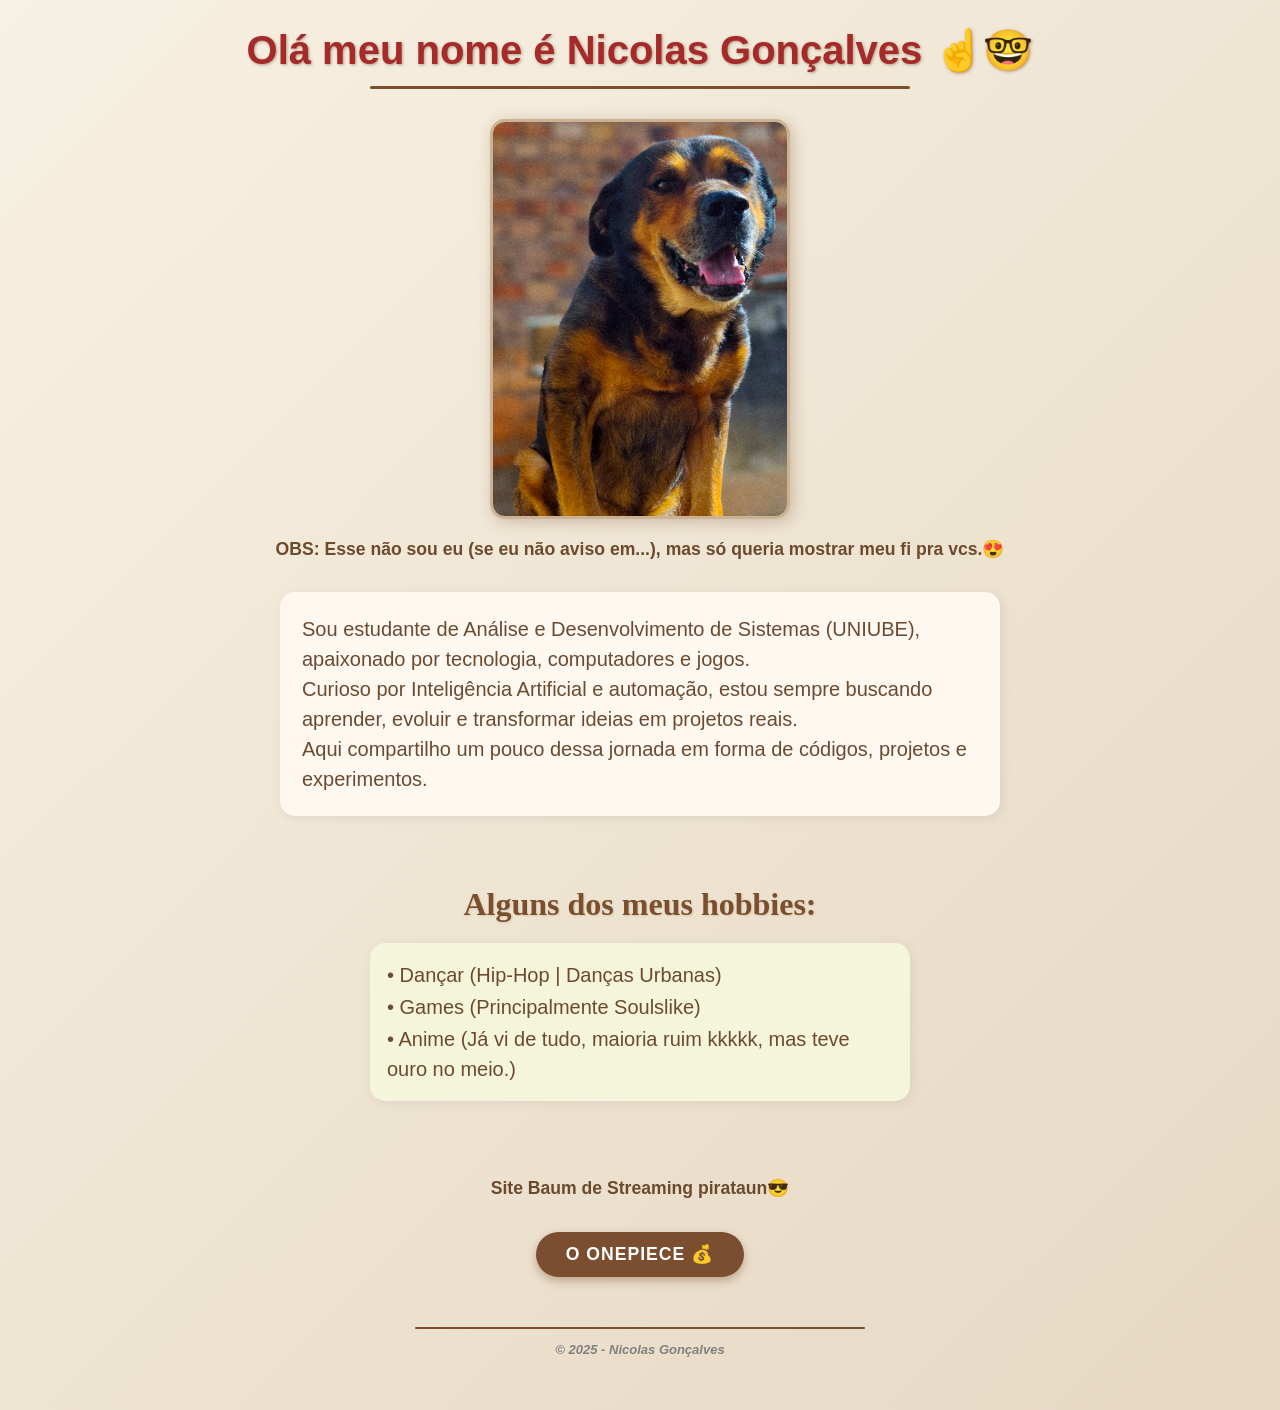
<file: Aulas/Exercicio1-VensionEdition.html>
<!DOCTYPE html> 
<html lang="pt-BR">
<head>
  <meta charset="UTF-8">
  <title>Sobre mim</title>
  <link rel="stylesheet" href="style.css">
</head>

<body bgcolor="antiquewhite">

    <header>
        <center>
            <h1><font color="brown">Olá meu nome é Nicolas Gonçalves ☝🤓</font></h1>
            <hr width="60%" color="brown">
        </center>
    </header>

    <center>
        <img src="MEUFI.jpg" width="300" height="400" alt="Esse não sou eu, mas só queria mostrar meu fi pra vcs." border="2">
        <p><b>OBS:</b> Esse não sou eu (se eu não aviso em...), mas só queria mostrar meu fi pra vcs.😍</p>
    </center>

    <section>
        <center>
            <table border="0" width="80%" cellpadding="10" bgcolor="#fff8f0">
                <tr>
                    <td>
                        <h3>Sou estudante de Análise e Desenvolvimento de Sistemas (UNIUBE), apaixonado por tecnologia, computadores e jogos.<br>
                        Curioso por Inteligência Artificial e automação, estou sempre buscando aprender, evoluir e transformar ideias em projetos reais.<br>
                        Aqui compartilho um pouco dessa jornada em forma de códigos, projetos e experimentos.</h3>
                    </td>
                </tr>
            </table>
        </center>
    </section>

    <br>

    <section>
        <center>
            <h2>Alguns dos meus hobbies:</h2>
            <table border="0" width="60%" cellpadding="5" bgcolor="#f5f5dc">
                <tr><td><h3>• Dançar (Hip-Hop | Danças Urbanas)</h3></td></tr>
                <tr><td><h3>• Games (Principalmente Soulslike)</h3></td></tr>
                <tr><td><h3>• Anime (Já vi de tudo, maioria ruim kkkkk, mas teve ouro no meio.)</h3></td></tr>
            </table>
        </center>
    </section>

    <br>

    <center>
        <p>Site Baum de Streaming pirataun😎</p>
        <a href="https://redecanais.gd/" target="_blank">
            <button>O ONEPIECE 💰</button>
        </a>
    </center>

    <footer>
        <center>
            <hr width="50%" color="brown">
            <p><font size="2" color="gray">© 2025 - Nicolas Gonçalves</font></p>
        </center>
    </footer>

</body>
</html>
</file>
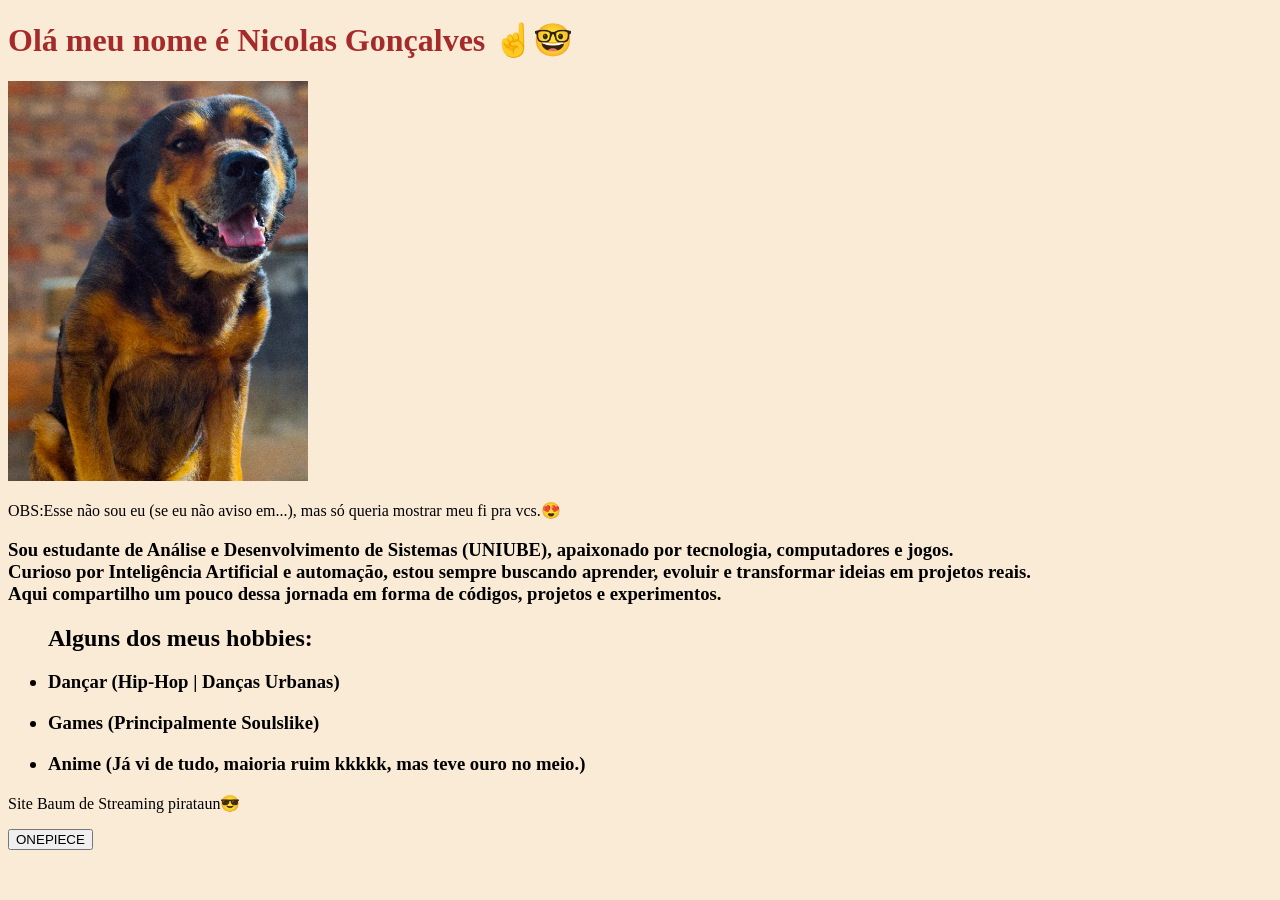
<file: Aulas/Exercicio1.html>
<!DOCTYPE html> 
<html lang="pt-BR">
<head>
        <meta charset="UTF-8">
    <title>Sobre mim</title>
</head>
<body style="background-color: antiquewhite;" >

    <h1 style="color: brown;">Olá meu nome é Nicolas Gonçalves ☝🤓</h1>

    <img src="MEUFI.jpg" width="300" height="400" alt="Esse não sou eu, mas só queria mostrar meu fi pra vcs.">
    <p>OBS:Esse não sou eu (se eu não aviso em...), mas só queria mostrar meu fi pra vcs.😍</p>

    <h3><p>Sou estudante de Análise e Desenvolvimento de Sistemas (UNIUBE), apaixonado por tecnologia, computadores e jogos.<br>
    Curioso por Inteligência Artificial e automação, estou sempre buscando aprender, evoluir e transformar ideias em projetos reais.<br>
    Aqui compartilho um pouco dessa jornada em forma de códigos, projetos e experimentos.</p></h3>

    <ul>
        <h2>Alguns dos meus hobbies:</h2>
        <h3><li>Dançar (Hip-Hop | Danças Urbanas)</li></h3>
        <h3><li>Games (Principalmente Soulslike)</li></h3>
        <h3><li>Anime (Já vi de tudo, maioria ruim kkkkk, mas teve ouro no meio.)</li></h3>
    </ul>
    <p>Site Baum de Streaming pirataun😎</p>
    <a href="https://redecanais.gd/" target="_blank"><button>ONEPIECE</button></a>
</body>
</html>
</file>
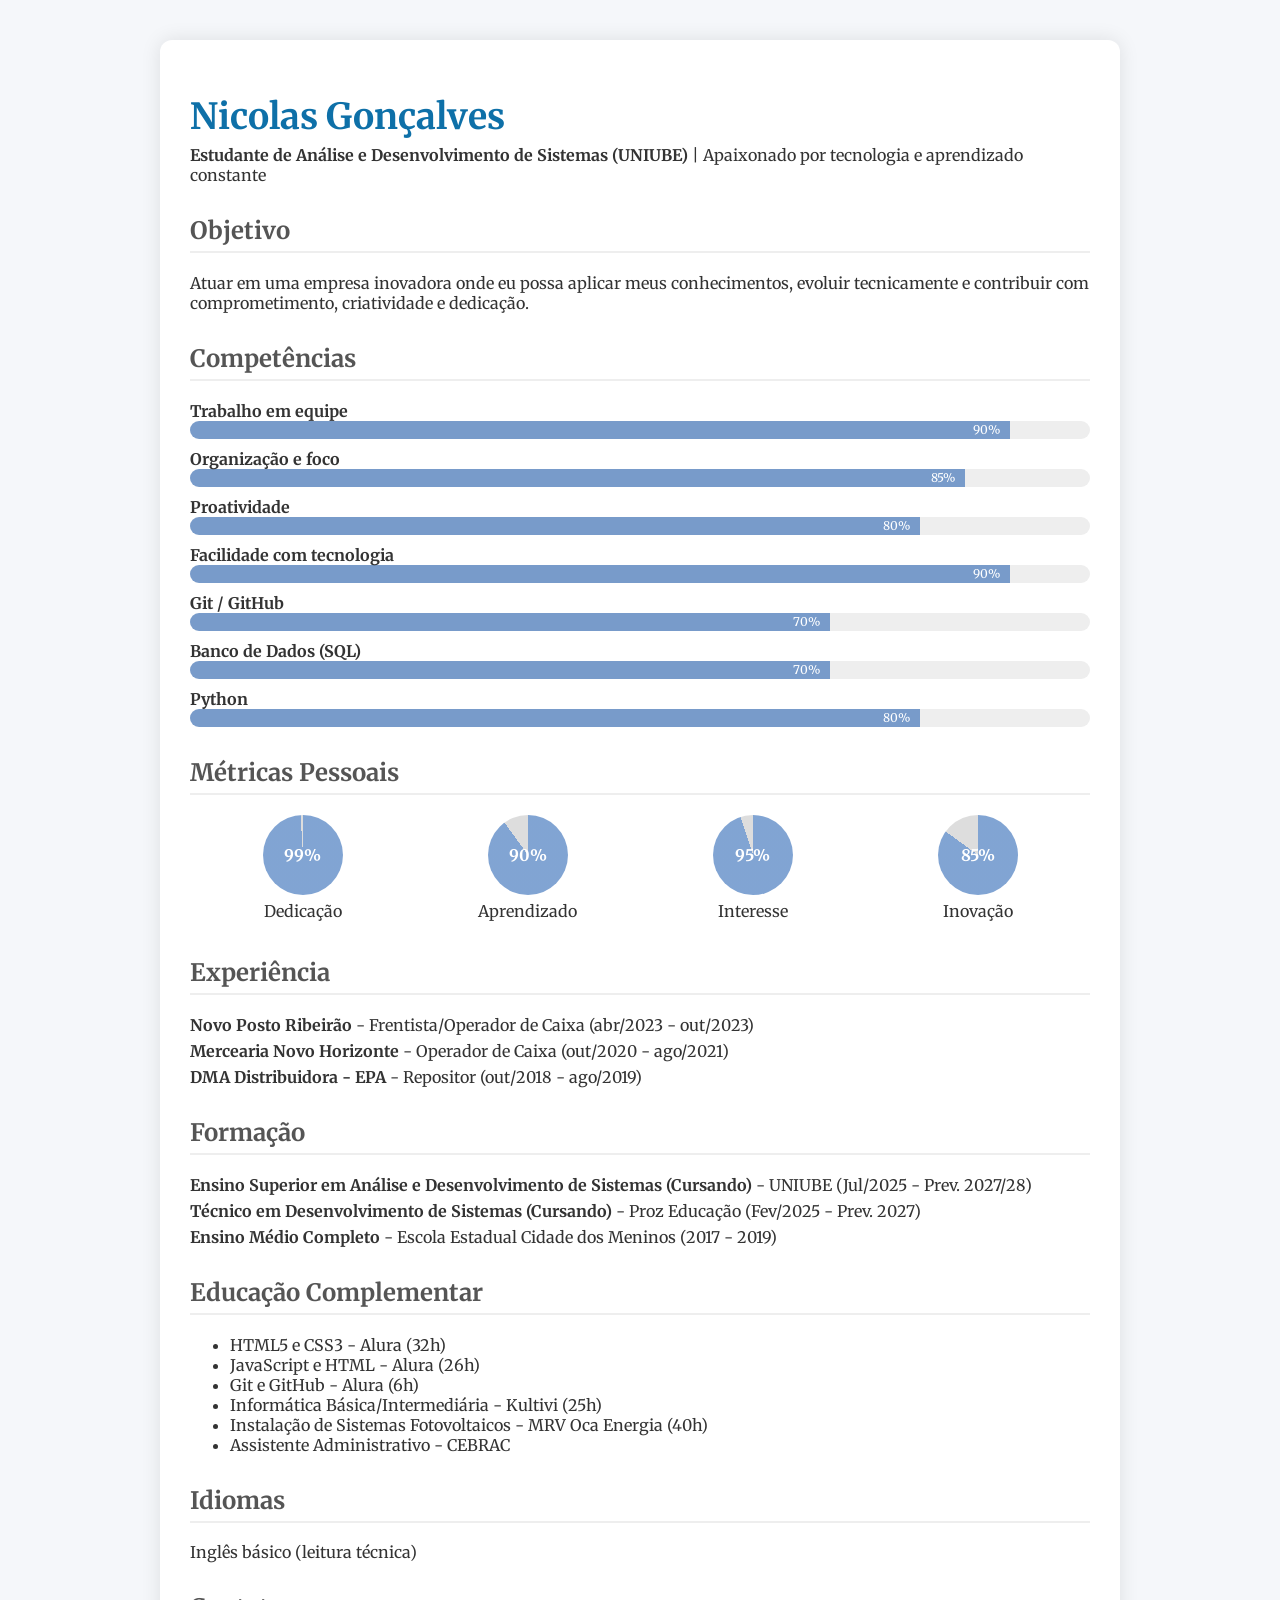
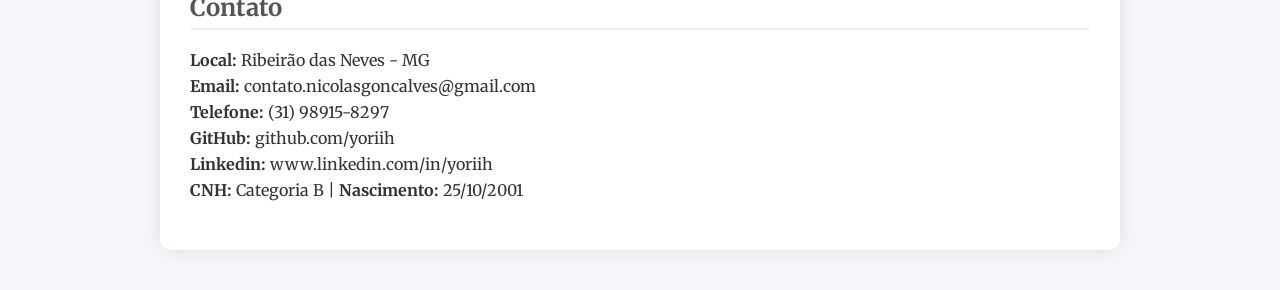
<file: Aulas/Nicolas Gonçalves - Curriculo.html>
<!DOCTYPE html>
<html lang="pt-br">
<head>
  <meta charset="UTF-8" />
  <link href="https://fonts.googleapis.com/css2?family=Merriweather&display=swap" rel="stylesheet">
  <title>Nicolas Gonçalves - Currículo</title>
  <style>
    body {
      font-family: 'Merriweather', serif;;
      background: #f5f7fa;
      color: #333;
      margin: 0;
      padding: 40px;
    }

    .container {
      max-width: 900px;
      margin: auto;
      background: #fff;
      padding: 30px;
      box-shadow: 0 0 20px rgba(0, 0, 0, 0.1);
      border-radius: 12px;
    }

    h1 {
      color: #0e70a8;
      font-size: 36px;
      margin-bottom: 5px;
    }

    h2 {
      color: #555;
      margin-top: 30px;
      border-bottom: 2px solid #eee;
      padding-bottom: 5px;
    }

    p {
      margin: 6px 0;
    }

    .section {
      margin-bottom: 20px;
    }

    .bar-container {
      background: #eee;
      border-radius: 20px;
      overflow: hidden;
      margin-bottom: 10px;
    }

    .bar {
      height: 18px;
      background: #044aa780;
      text-align: right;
      padding-right: 10px;
      color: white;
      font-size: 12px;
      line-height: 18px;
    }

    .label {
      font-weight: bold;
      margin-top: 10px;
    }

    .chart {
      display: flex;
      justify-content: space-between;
      margin-top: 15px;
    }

    .chart-item {
      width: 30%;
      text-align: center;
    }

    .circle {
      width: 80px;
      height: 80px;
      border-radius: 50%;
      background: conic-gradient(#e91e63 80%, #ddd 0%);
      display: flex;
      align-items: center;
      justify-content: center;
      margin: auto;
      font-weight: bold;
      color: #fff;
    }
  </style>
</head>
<body>
  <div class="container">
    <h1>Nicolas Gonçalves</h1>
    <p><strong>Estudante de Análise e Desenvolvimento de Sistemas (UNIUBE)</strong> | Apaixonado por tecnologia e aprendizado constante</p>

    <div class="section">
      <h2>Objetivo</h2>
      <p>Atuar em uma empresa inovadora onde eu possa aplicar meus conhecimentos, evoluir tecnicamente e contribuir com comprometimento, criatividade e dedicação.</p>
    </div>

    <div class="section">
      <h2>Competências</h2>
      <div class="label">Trabalho em equipe</div>
      <div class="bar-container"><div class="bar" style="width: 90%;">90%</div></div>

      <div class="label">Organização e foco</div>
      <div class="bar-container"><div class="bar" style="width: 85%;">85%</div></div>

      <div class="label">Proatividade</div>
      <div class="bar-container"><div class="bar" style="width: 80%;">80%</div></div>

      <div class="label">Facilidade com tecnologia</div>
      <div class="bar-container"><div class="bar" style="width: 90%;">90%</div></div>

      <div class="label">Git / GitHub</div>
      <div class="bar-container"><div class="bar" style="width: 70%;">70%</div></div>

      <div class="label">Banco de Dados (SQL)</div>
      <div class="bar-container"><div class="bar" style="width: 70%;">70%</div></div>

      <div class="label">Python</div>
      <div class="bar-container"><div class="bar" style="width: 80%;">80%</div></div>
    </div>

    <div class="section">
      <h2>Métricas Pessoais</h2>
      <div class="chart">
        <div class="chart-item">
          <div class="circle" style="background: conic-gradient(#044aa780 99%, #ddd 0%);">99%</div>
          <p>Dedicação</p>
        </div>
        <div class="chart-item">
          <div class="circle" style="background: conic-gradient(#044aa780 90%, #ddd 0%);">90%</div>
          <p>Aprendizado</p>
        </div>
        <div class="chart-item">
          <div class="circle" style="background: conic-gradient(#044aa780 95%, #ddd 0%);">95%</div>
          <p>Interesse</p>
        </div>
        <div class="chart-item">
          <div class="circle" style="background: conic-gradient(#044aa780 85%, #ddd 0%);">85%</div>
          <p>Inovação</p>
        </div>
      </div>
    </div>

    <div class="section">
      <h2>Experiência</h2>
      <p><strong>Novo Posto Ribeirão</strong> - Frentista/Operador de Caixa (abr/2023 - out/2023)</p>
      <p><strong>Mercearia Novo Horizonte</strong> - Operador de Caixa (out/2020 - ago/2021)</p>
      <p><strong>DMA Distribuidora - EPA</strong> - Repositor (out/2018 - ago/2019)</p>
    </div>

    <div class="section">
      <h2>Formação</h2>
      <p><strong>Ensino Superior em Análise e Desenvolvimento de Sistemas (Cursando)</strong> - UNIUBE (Jul/2025 - Prev. 2027/28)</p>
      <p><strong>Técnico em Desenvolvimento de Sistemas (Cursando)</strong> - Proz Educação (Fev/2025 - Prev. 2027)</p>
      <p><strong>Ensino Médio Completo</strong> - Escola Estadual Cidade dos Meninos (2017 - 2019)</p>
    </div>

    <div class="section">
      <h2>Educação Complementar</h2>
      <ul>
        <li>HTML5 e CSS3 - Alura (32h)</li>
        <li>JavaScript e HTML - Alura (26h)</li>
        <li>Git e GitHub - Alura (6h)</li>
        <li>Informática Básica/Intermediária - Kultivi (25h)</li>
        <li>Instalação de Sistemas Fotovoltaicos - MRV Oca Energia (40h)</li>
        <li>Assistente Administrativo - CEBRAC</li>
      </ul>
    </div>

    <div class="section">
      <h2>Idiomas</h2>
      <p>Inglês básico (leitura técnica)</p>
    </div>

    <div class="section">
      <h2>Contato</h2>
      <p><strong>Local:</strong> Ribeirão das Neves - MG</p>
      <p><strong>Email:</strong> contato.nicolasgoncalves@gmail.com</p>
      <p><strong>Telefone:</strong> (31) 98915-8297</p>
      <p><strong>GitHub:</strong> github.com/yoriih</p>
      <p><strong>Linkedin:</strong> www.linkedin.com/in/yoriih</p>
      <p><strong>CNH:</strong> Categoria B | <strong>Nascimento:</strong> 25/10/2001</p>
      
    </div>

  </div>
</body>
</html>
</file>
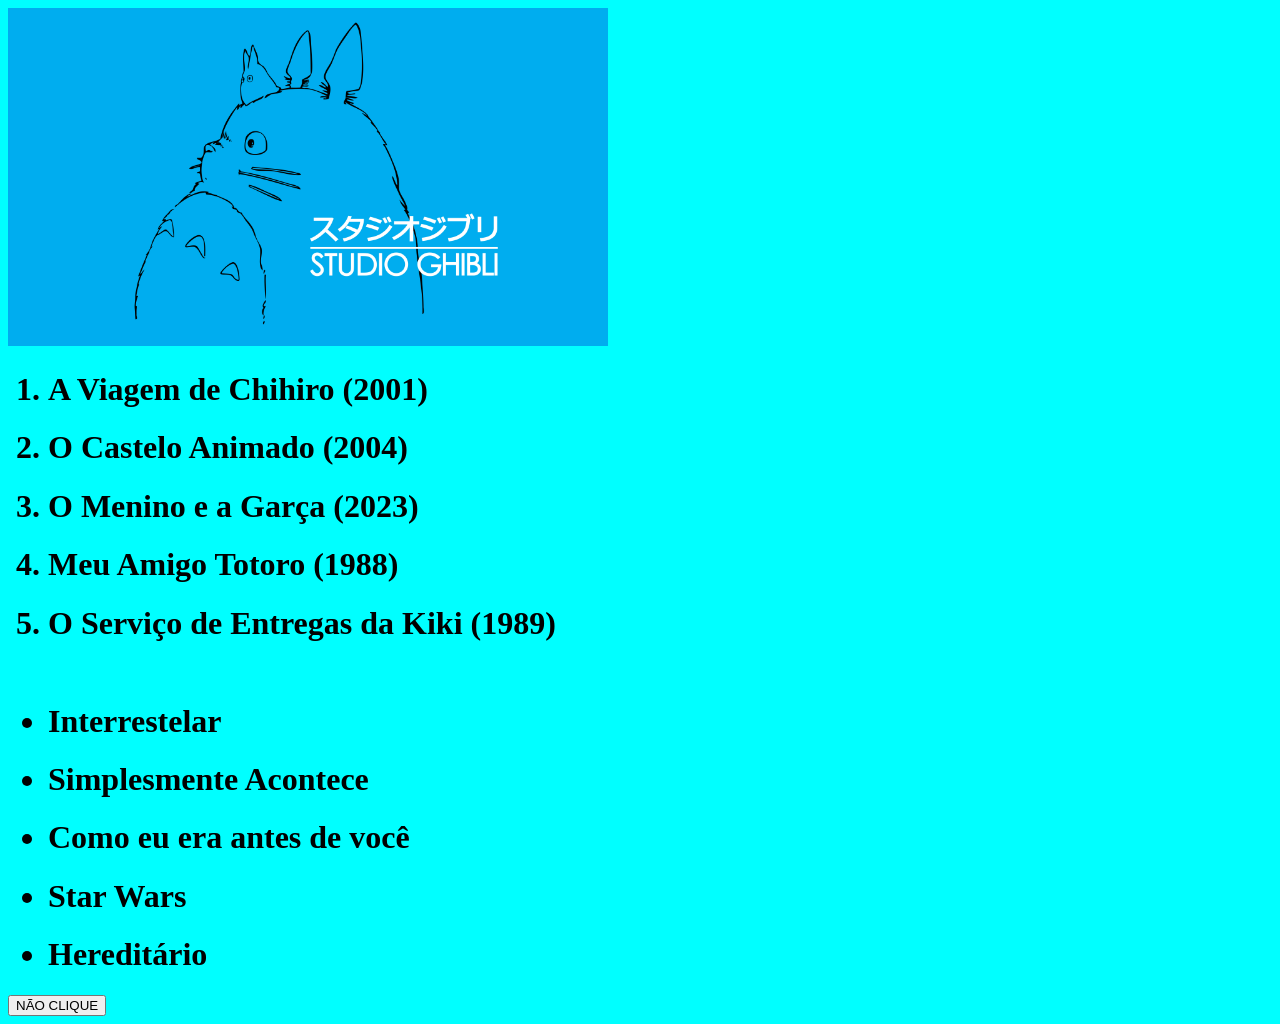
<file: Aulas/PrimeiraAula.html>
<!DOCTYPE html>
<html lang="pt-BR">
<head>
    <meta charset="UTF-8">
    <title>Testando HTML</title>
</head>
<body style="background-color: aqua;">
    <!--
    <img src="ghibli.jpg" alt="snorlax" width="400">

    <h1>Z</h1>
    <h2>Z</h2>
    <h3>Z</h3>
    <h4>Z</h4>
    <h5>Z</h5>
    <h6>Z</h6>
    -->

    <img src="ghibli.png" alt="snorlax" width="600">
    <ol>
        <h1><li>A Viagem de Chihiro (2001)</li></h1>
        <h1><li>O Castelo Animado (2004)</li></h1>
        <h1><li>O Menino e a Garça (2023)</li></h1>
        <h1><li>Meu Amigo Totoro (1988)</li></h1>
        <h1><li>O Serviço de Entregas da Kiki (1989)</li></h1>
    </ol>
    <br>
    <ul>
        <h1><li>Interrestelar</li></h1>
        <h1><li>Simplesmente Acontece</li></h1>
        <h1><li>Como eu era antes de você</li></h1>
        <h1><li>Star Wars</li></h1>
        <h1><li>Hereditário</li></h1>
    </ul>
    <a href="https://google.com" target="_blank"><button>NÃO CLIQUE</button></a>
</body>
</html>
</file>
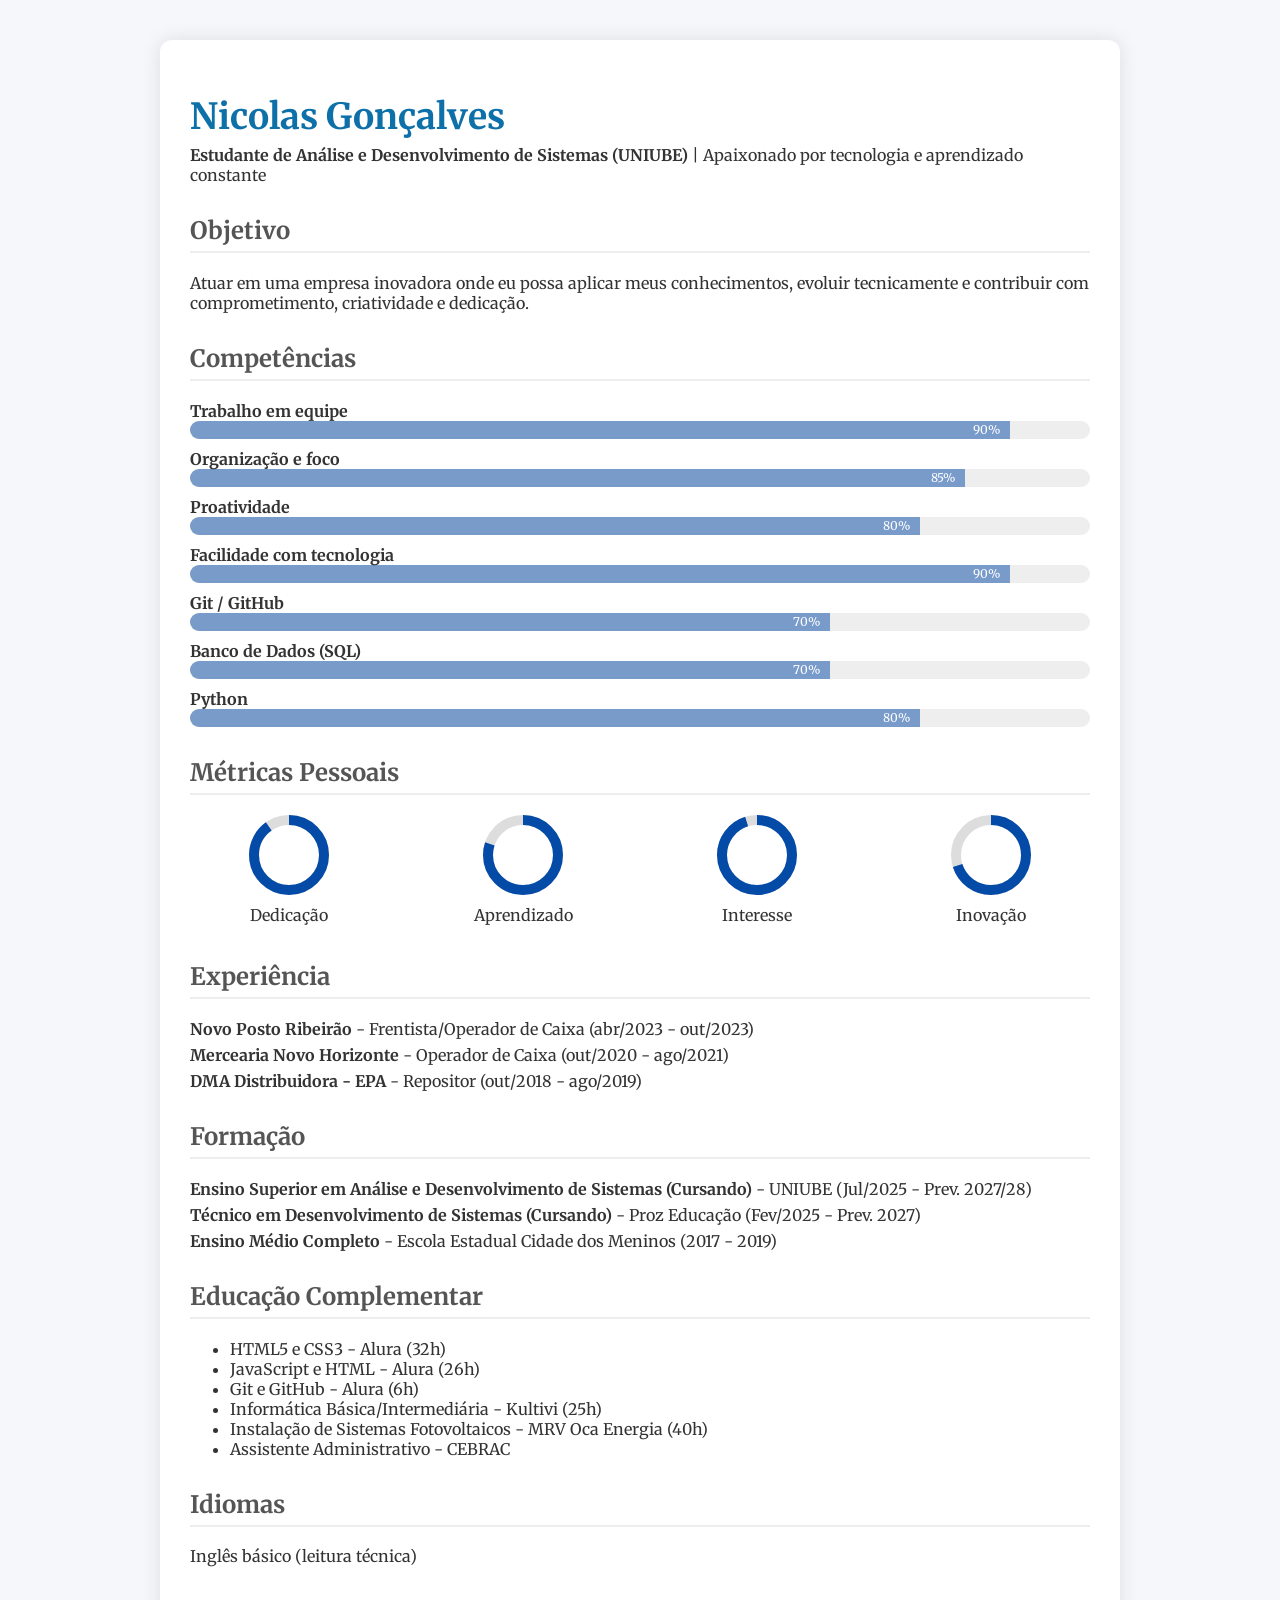
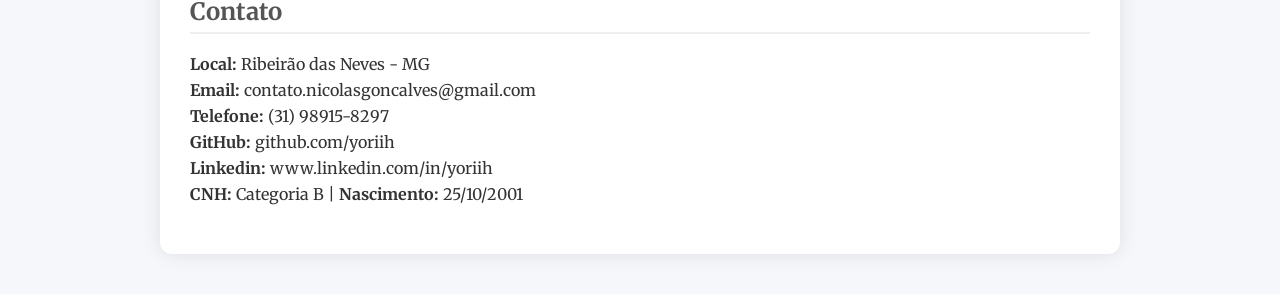
<file: Aulas/test2.html>
<!DOCTYPE html>
<html lang="pt-br">
<head>
  <meta charset="UTF-8" />
  <link href="https://fonts.googleapis.com/css2?family=Merriweather&display=swap" rel="stylesheet">
  <title>Nicolas Gonçalves - Currículo</title>
  <style>
    body {
      font-family: 'Merriweather', serif;
      background: #f5f7fa;
      color: #333;
      margin: 0;
      padding: 40px;
    }

    .container {
      max-width: 900px;
      margin: auto;
      background: #fff;
      padding: 30px;
      box-shadow: 0 0 20px rgba(0, 0, 0, 0.1);
      border-radius: 12px;
    }

    h1 {
      color: #0e70a8;
      font-size: 36px;
      margin-bottom: 5px;
    }

    h2 {
      color: #555;
      margin-top: 30px;
      border-bottom: 2px solid #eee;
      padding-bottom: 5px;
    }

    p {
      margin: 6px 0;
    }

    .section {
      margin-bottom: 20px;
    }

    .bar-container {
      background: #eee;
      border-radius: 20px;
      overflow: hidden;
      margin-bottom: 10px;
    }

    .bar {
      height: 18px;
      background: #044aa780;
      text-align: right;
      padding-right: 10px;
      color: white;
      font-size: 12px;
      line-height: 18px;
    }

    .label {
      font-weight: bold;
      margin-top: 10px;
    }

    .chart {
      display: flex;
      justify-content: space-between;
      flex-wrap: wrap;
      gap: 20px;
      margin-top: 15px;
    }

    .chart-item {
      width: 22%;
      text-align: center;
    }

    .svg-circle {
      transform: rotate(-90deg);
    }
  </style>
</head>
<body>
  <div class="container">
    <h1>Nicolas Gonçalves</h1>
    <p><strong>Estudante de Análise e Desenvolvimento de Sistemas (UNIUBE)</strong> | Apaixonado por tecnologia e aprendizado constante</p>

    <div class="section">
      <h2>Objetivo</h2>
      <p>Atuar em uma empresa inovadora onde eu possa aplicar meus conhecimentos, evoluir tecnicamente e contribuir com comprometimento, criatividade e dedicação.</p>
    </div>

    <div class="section">
      <h2>Competências</h2>
      <div class="label">Trabalho em equipe</div>
      <div class="bar-container"><div class="bar" style="width: 90%;">90%</div></div>

      <div class="label">Organização e foco</div>
      <div class="bar-container"><div class="bar" style="width: 85%;">85%</div></div>

      <div class="label">Proatividade</div>
      <div class="bar-container"><div class="bar" style="width: 80%;">80%</div></div>

      <div class="label">Facilidade com tecnologia</div>
      <div class="bar-container"><div class="bar" style="width: 90%;">90%</div></div>

      <div class="label">Git / GitHub</div>
      <div class="bar-container"><div class="bar" style="width: 70%;">70%</div></div>

      <div class="label">Banco de Dados (SQL)</div>
      <div class="bar-container"><div class="bar" style="width: 70%;">70%</div></div>

      <div class="label">Python</div>
      <div class="bar-container"><div class="bar" style="width: 80%;">80%</div></div>
    </div>

    <div class="section">
      <h2>Métricas Pessoais</h2>
      <div class="chart">
        <div class="chart-item">
          <svg class="svg-circle" width="80" height="80">
            <circle cx="40" cy="40" r="35" stroke="#ddd" stroke-width="10" fill="none" />
            <circle cx="40" cy="40" r="35" stroke="#044aa7" stroke-width="10" fill="none" stroke-dasharray="220" stroke-dashoffset="22" />
          </svg>
          <p>Dedicação</p>
        </div>
        <div class="chart-item">
          <svg class="svg-circle" width="80" height="80">
            <circle cx="40" cy="40" r="35" stroke="#ddd" stroke-width="10" fill="none" />
            <circle cx="40" cy="40" r="35" stroke="#044aa7" stroke-width="10" fill="none" stroke-dasharray="220" stroke-dashoffset="44" />
          </svg>
          <p>Aprendizado</p>
        </div>
        <div class="chart-item">
          <svg class="svg-circle" width="80" height="80">
            <circle cx="40" cy="40" r="35" stroke="#ddd" stroke-width="10" fill="none" />
            <circle cx="40" cy="40" r="35" stroke="#044aa7" stroke-width="10" fill="none" stroke-dasharray="220" stroke-dashoffset="11" />
          </svg>
          <p>Interesse</p>
        </div>
        <div class="chart-item">
          <svg class="svg-circle" width="80" height="80">
            <circle cx="40" cy="40" r="35" stroke="#ddd" stroke-width="10" fill="none" />
            <circle cx="40" cy="40" r="35" stroke="#044aa7" stroke-width="10" fill="none" stroke-dasharray="220" stroke-dashoffset="66" />
          </svg>
          <p>Inovação</p>
        </div>
      </div>
    </div>

    <div class="section">
      <h2>Experiência</h2>
      <p><strong>Novo Posto Ribeirão</strong> - Frentista/Operador de Caixa (abr/2023 - out/2023)</p>
      <p><strong>Mercearia Novo Horizonte</strong> - Operador de Caixa (out/2020 - ago/2021)</p>
      <p><strong>DMA Distribuidora - EPA</strong> - Repositor (out/2018 - ago/2019)</p>
    </div>

    <div class="section">
      <h2>Formação</h2>
      <p><strong>Ensino Superior em Análise e Desenvolvimento de Sistemas (Cursando)</strong> - UNIUBE (Jul/2025 - Prev. 2027/28)</p>
      <p><strong>Técnico em Desenvolvimento de Sistemas (Cursando)</strong> - Proz Educação (Fev/2025 - Prev. 2027)</p>
      <p><strong>Ensino Médio Completo</strong> - Escola Estadual Cidade dos Meninos (2017 - 2019)</p>
    </div>

    <div class="section">
      <h2>Educação Complementar</h2>
      <ul>
        <li>HTML5 e CSS3 - Alura (32h)</li>
        <li>JavaScript e HTML - Alura (26h)</li>
        <li>Git e GitHub - Alura (6h)</li>
        <li>Informática Básica/Intermediária - Kultivi (25h)</li>
        <li>Instalação de Sistemas Fotovoltaicos - MRV Oca Energia (40h)</li>
        <li>Assistente Administrativo - CEBRAC</li>
      </ul>
    </div>

    <div class="section">
      <h2>Idiomas</h2>
      <p>Inglês básico (leitura técnica)</p>
    </div>

    <div class="section">
      <h2>Contato</h2>
      <p><strong>Local:</strong> Ribeirão das Neves - MG</p>
      <p><strong>Email:</strong> contato.nicolasgoncalves@gmail.com</p>
      <p><strong>Telefone:</strong> (31) 98915-8297</p>
      <p><strong>GitHub:</strong> github.com/yoriih</p>
      <p><strong>Linkedin:</strong> www.linkedin.com/in/yoriih</p>
      <p><strong>CNH:</strong> Categoria B | <strong>Nascimento:</strong> 25/10/2001</p>
    </div>

  </div>
</body>
</html>
</file>
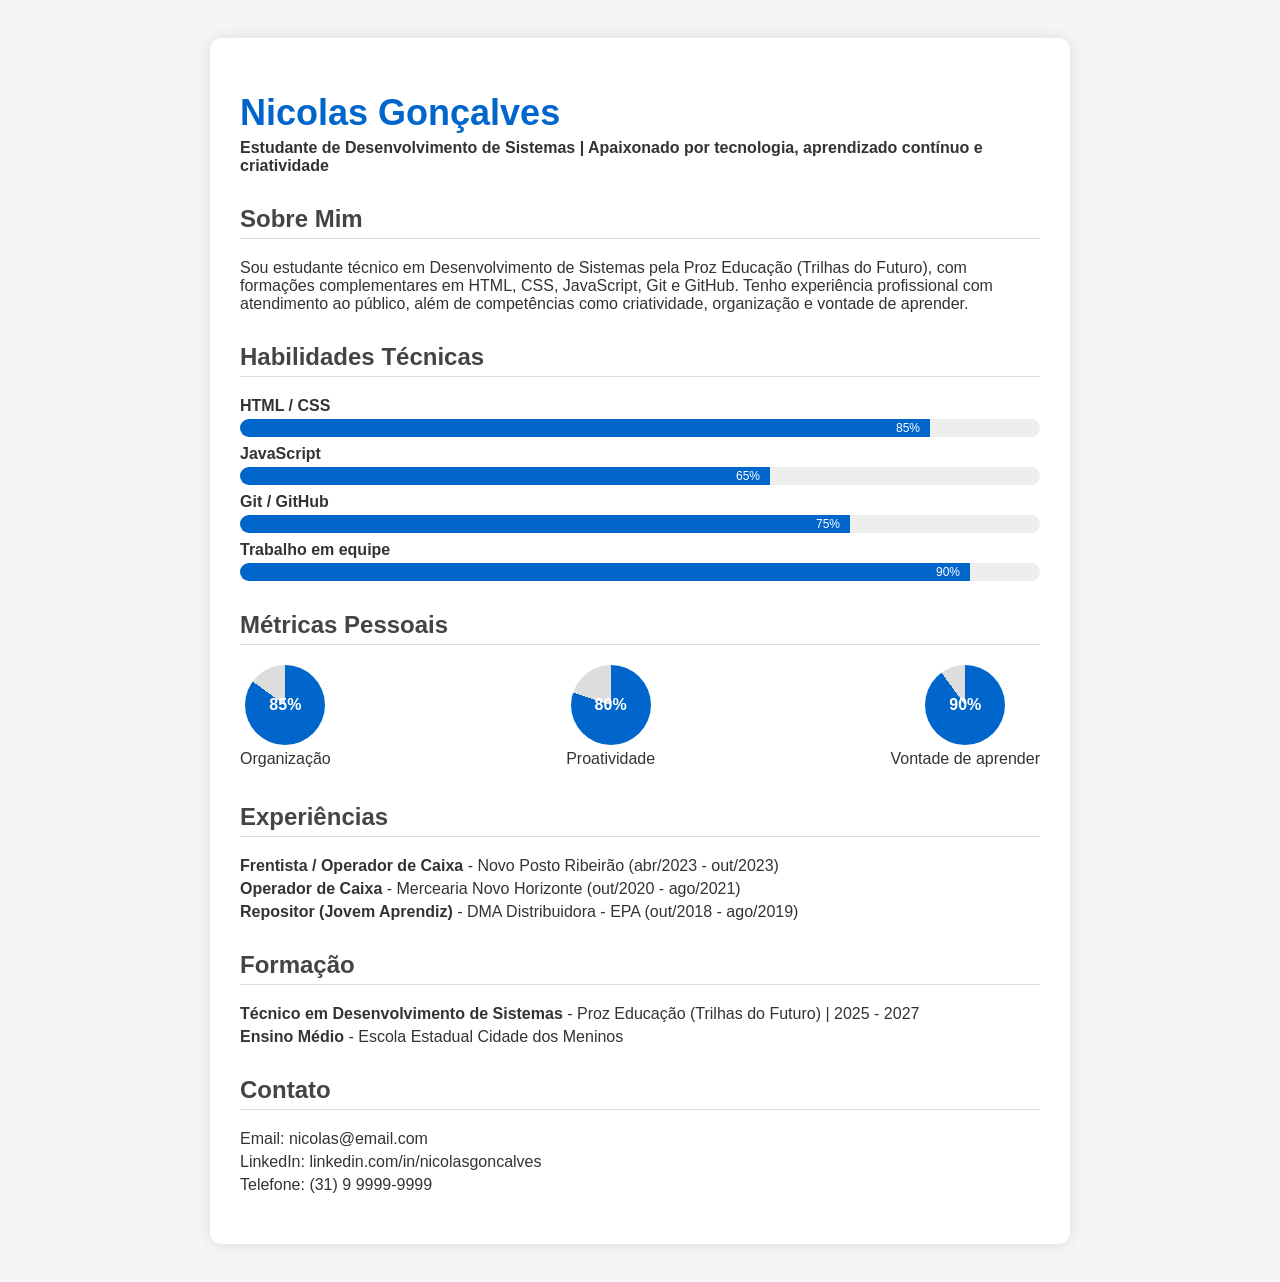
<file: Aulas/TexteCurriculo.html>
<!DOCTYPE html>
<html lang="pt-br">
<head>
  <meta charset="UTF-8">
  <title>Nicolas Gonçalves - Currículo</title>
  <style>
    body {
      font-family: 'Segoe UI', sans-serif;
      background: #f5f5f5;
      color: #333;
      padding: 30px;
    }

    .container {
      max-width: 800px;
      margin: auto;
      background: #fff;
      padding: 30px;
      border-radius: 12px;
      box-shadow: 0 0 15px rgba(0, 0, 0, 0.1);
    }

    h1 {
      color: #0066cc;
      font-size: 36px;
      margin-bottom: 0;
    }

    h2 {
      color: #444;
      margin-top: 30px;
      border-bottom: 1px solid #ddd;
      padding-bottom: 5px;
    }

    p {
      margin: 5px 0;
    }

    .section {
      margin-bottom: 20px;
    }

    .label {
      font-weight: bold;
      margin: 8px 0 4px;
    }

    .bar-container {
      background: #eee;
      border-radius: 20px;
      overflow: hidden;
    }

    .bar {
      height: 18px;
      background: #0066cc;
      color: white;
      font-size: 12px;
      line-height: 18px;
      padding-right: 10px;
      text-align: right;
    }

    .chart {
      display: flex;
      justify-content: space-between;
      margin-top: 15px;
    }

    .chart-item {
      text-align: center;
    }

    .circle {
      width: 80px;
      height: 80px;
      border-radius: 50%;
      background: conic-gradient(#0066cc 80%, #ddd 0%);
      display: flex;
      align-items: center;
      justify-content: center;
      color: white;
      font-weight: bold;
      margin: auto;
    }
  </style>
</head>
<body>
  <div class="container">
    <h1>Nicolas Gonçalves</h1>
    <p><strong>Estudante de Desenvolvimento de Sistemas | Apaixonado por tecnologia, aprendizado contínuo e criatividade</strong></p>

    <div class="section">
      <h2>Sobre Mim</h2>
      <p>Sou estudante técnico em Desenvolvimento de Sistemas pela Proz Educação (Trilhas do Futuro), com formações complementares em HTML, CSS, JavaScript, Git e GitHub. Tenho experiência profissional com atendimento ao público, além de competências como criatividade, organização e vontade de aprender.</p>
    </div>

    <div class="section">
      <h2>Habilidades Técnicas</h2>
      <div class="label">HTML / CSS</div>
      <div class="bar-container"><div class="bar" style="width: 85%;">85%</div></div>

      <div class="label">JavaScript</div>
      <div class="bar-container"><div class="bar" style="width: 65%;">65%</div></div>

      <div class="label">Git / GitHub</div>
      <div class="bar-container"><div class="bar" style="width: 75%;">75%</div></div>

      <div class="label">Trabalho em equipe</div>
      <div class="bar-container"><div class="bar" style="width: 90%;">90%</div></div>
    </div>

    <div class="section">
      <h2>Métricas Pessoais</h2>
      <div class="chart">
        <div class="chart-item">
          <div class="circle" style="background: conic-gradient(#0066cc 85%, #ddd 0%);">85%</div>
          <p>Organização</p>
        </div>
        <div class="chart-item">
          <div class="circle" style="background: conic-gradient(#0066cc 80%, #ddd 0%);">80%</div>
          <p>Proatividade</p>
        </div>
        <div class="chart-item">
          <div class="circle" style="background: conic-gradient(#0066cc 90%, #ddd 0%);">90%</div>
          <p>Vontade de aprender</p>
        </div>
      </div>
    </div>

    <div class="section">
      <h2>Experiências</h2>
      <p><strong>Frentista / Operador de Caixa</strong> - Novo Posto Ribeirão (abr/2023 - out/2023)</p>
      <p><strong>Operador de Caixa</strong> - Mercearia Novo Horizonte (out/2020 - ago/2021)</p>
      <p><strong>Repositor (Jovem Aprendiz)</strong> - DMA Distribuidora - EPA (out/2018 - ago/2019)</p>
    </div>

    <div class="section">
      <h2>Formação</h2>
      <p><strong>Técnico em Desenvolvimento de Sistemas</strong> - Proz Educação (Trilhas do Futuro) | 2025 - 2027</p>
      <p><strong>Ensino Médio</strong> - Escola Estadual Cidade dos Meninos</p>
    </div>

    <div class="section">
      <h2>Contato</h2>
      <p>Email: nicolas@email.com</p>
      <p>LinkedIn: linkedin.com/in/nicolasgoncalves</p>
      <p>Telefone: (31) 9 9999-9999</p>
    </div>
  </div>
</body>
</html>
</file>
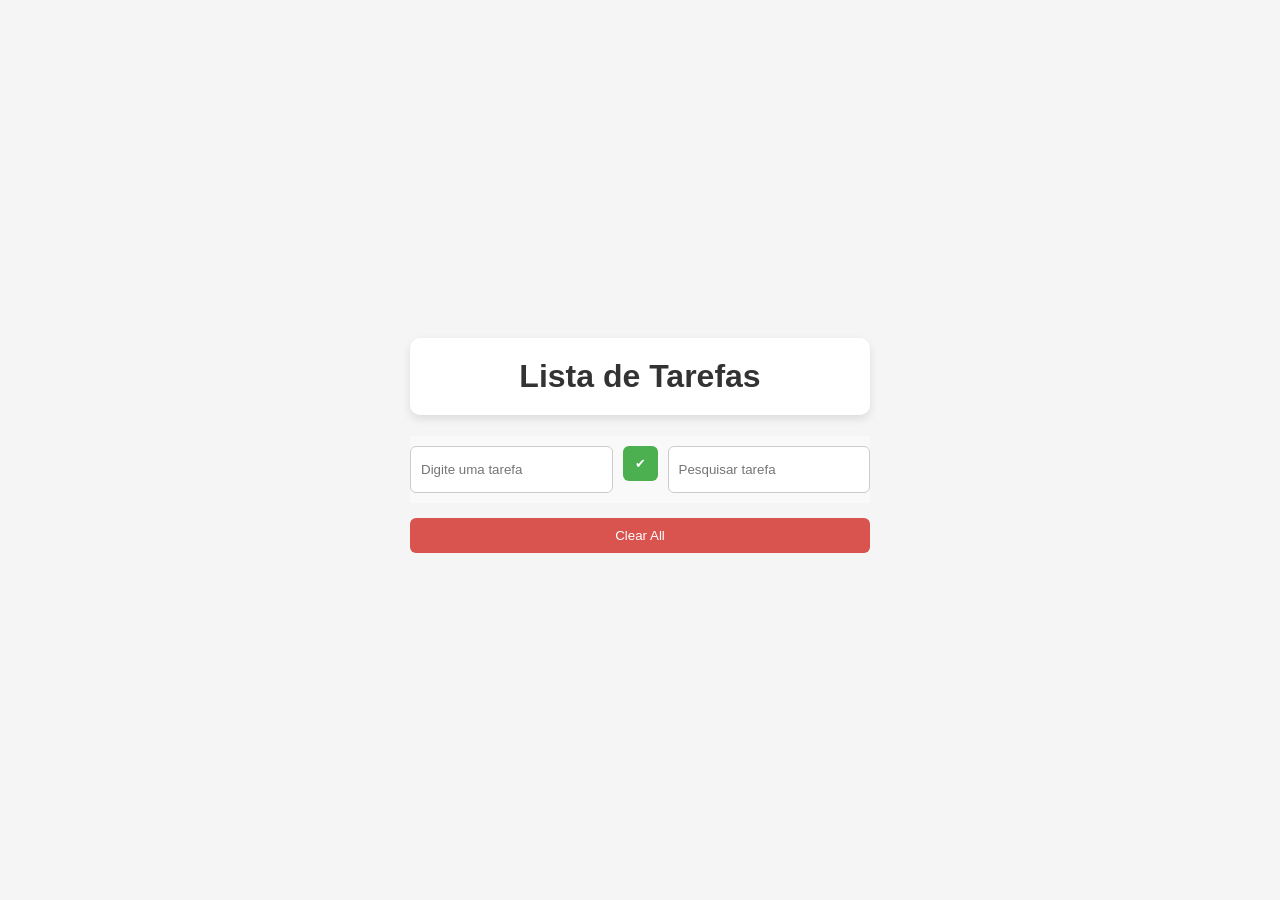
<file: Desafio/Projeto-Autonomo.html>
<!DOCTYPE html>
<html lang="pt-BR">

    <head>
        <meta charset="UTF-8">
        <title>To Do List</title>
        <link rel="stylesheet" href="style-projeto.css">
    </head>
    <body>
        <div>
            <h1 class="style-titulo">Lista de Tarefas</h1>
        
   
        <div class="task-bar">
            <!--Caixa de texto-->
            <input type="text" id="tarefaInput" placeholder="Digite uma tarefa">
            <!--Botão de adicionar tarefa manual-->
            <button id="addBtn">✔</button>
            <!--Caixa de pesquisa(filtro de elementos)-->
            <input type="text" id="pesquisaInput" placeholder="Pesquisar tarefa">
        </div>
          
        <!-- Botão para limpar toda a lista -->
        <button class="style-limpar" id="clearBtn" class="clear">Clear All</button>

        <!-- Lista onde as tarefas vão aparecer -->
        <ul id="listaTarefas"></ul>

        <script>

            // Pegamos os elementos do HTML para manipular
            const input = document.getElementById("tarefaInput");          // Caixa para receber a tarefa digitada
            const botao = document.getElementById("addBtn");              // Botão de adicionar tarefa manual 
            const lista = document.getElementById("listaTarefas");       // Lista onde irá as tarefas   
            const botaoLimpar = document.getElementById("clearBtn");    // Botão de Limpar     
            const pesquisa = document.getElementById("pesquisaInput"); // Campo de pesquisa
                                                                                       
                                                                     
            window.addEventListener("load", carregarTarefas);       // Carregar tarefas salvas ao abrir a página
                                                                   
            pesquisa.addEventListener("input", function () {      
                const termo = pesquisa.value.toLowerCase();      // texto digitado
                const tarefas = lista.querySelectorAll("li");   // pega todas as tarefas

                tarefas.forEach(tarefa => {
                const texto = tarefa.textContent.toLowerCase();
                // mostra só as que contêm o termo
                tarefa.style.display = texto.includes(termo) ? "" : "none";
                });
            });
            
            botao.addEventListener("click", function() { // Quando o botão for clicado
                const texto = input.value.trim();       // Pegamos o texto digitado
                
                if (texto !== "") {                   // Se não estiver vazio
                adicionarTarefa(texto);
                input.value = "";                   // Limpamos o campo de texto
                }
            }); 

            // Pressionar Enter no campo de input
            input.addEventListener("keypress", function(event) {
                if (event.key === "Enter") {
                    const texto = input.value.trim();
                    if (texto !== "") {
                        adicionarTarefa(texto);
                        input.value = "";
                    }
                }
            });

            // Função para adicionar tarefa
            function adicionarTarefa(texto) {
            
            // Criamos um novo <li> (item da lista)
            const li = document.createElement("li"); 
            li.textContent = texto;

            // Remover ao clicar
            li.addEventListener("click", function() {
                li.remove();

            salvarTarefas(); // Atualiza o localStorage
            });
            
            // Adicionamos o <li> dentro da lista
            lista.appendChild(li);

            salvarTarefas(); // Salva no localStorage
            }

            // Salvar todas as tarefas no localStorage
            function salvarTarefas() {
                const tarefas = [];
                lista.querySelectorAll("li").forEach(li => {
                    tarefas.push(li.textContent);
                });
                localStorage.setItem("tarefas", JSON.stringify(tarefas));
            }

            //  Carregar as tarefas do localStorage
            function carregarTarefas() {
                const tarefasSalvas = JSON.parse(localStorage.getItem("tarefas")) || [];
                tarefasSalvas.forEach(texto => adicionarTarefa(texto));
            }

            // Limpar toda a lista
            botaoLimpar.addEventListener("click", function() {
                lista.innerHTML = ""; // Remove todos os <li>
                localStorage.removeItem("tarefas"); // Apaga do localStorage
            });

        </script>
    </body>
</html>
</file>
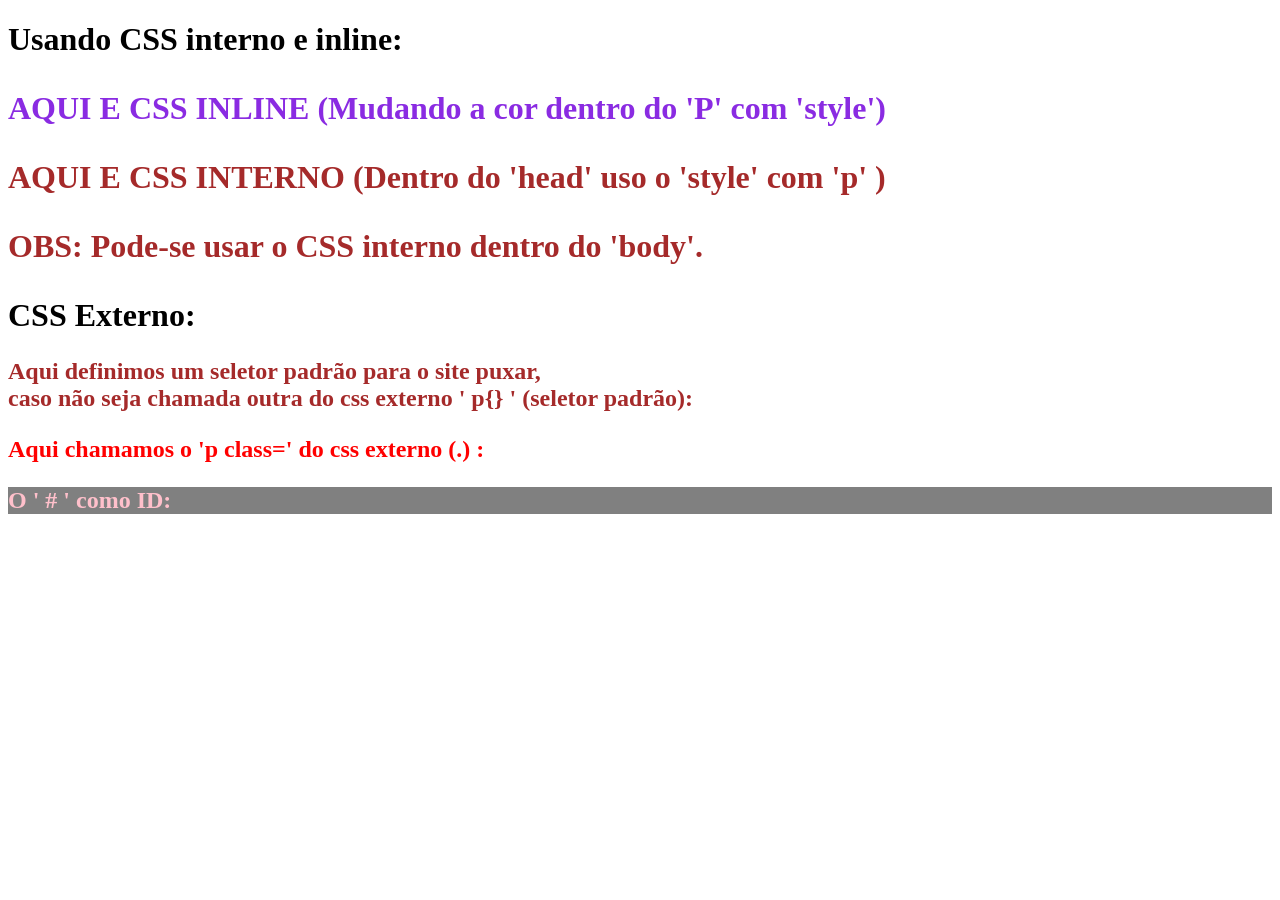
<file: Mobile/Aula4.html>
<!DOCTYPE html>
<html lang="pt-BR">

<head>
    <meta charset="UTF-8">
    <title>Aula 4</title>
    <link rel="stylesheet" href="style-aula-4.css">
    
</head>

<body>
 <!-- 

    <style>
        p{
            color: blueviolet;
        }
    </style>

-->

    <!-- USADO PARA COMENTAR -->

    <h1> Usando CSS interno e inline:</h1>
    <h1><p style="color: blueviolet;">AQUI E CSS INLINE (Mudando a cor dentro do 'P' com 'style')</p>
    <P>AQUI E CSS INTERNO (Dentro do 'head' uso o 'style' com 'p' )</P>
    <p>OBS: Pode-se usar o CSS interno dentro do 'body'.</p></h1>

    <h1>CSS Externo:</h1>
    <h2>
        <p>Aqui definimos um seletor padrão para o site puxar, <br>caso não seja chamada outra do css externo ' p{} ' (seletor padrão):</p>
        <p class="cor-classe">Aqui chamamos o 'p class=' do css externo (.) :</p>
        <p id="cor-id">O ' # ' como ID:</p>
    </h2>

</body>

</html>
</file>
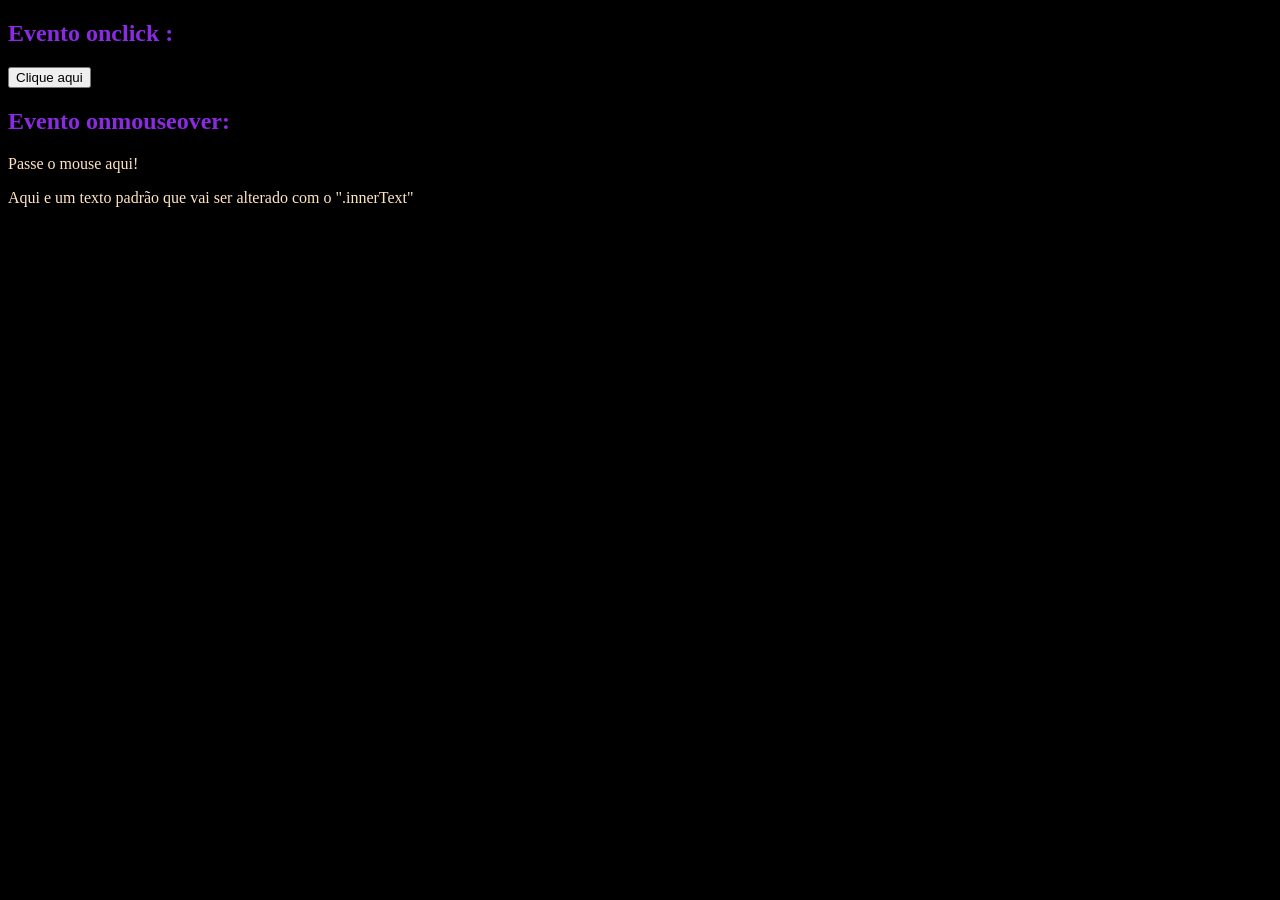
<file: Mobile/Aula5.html>
<!DOCTYPE html>
<html lang="pt-BR">

<head>
    <meta charset="UTF-8">
    <title>Aula 5 - Manipulação de Eventos</title>
    <!-- <link rel="stylesheet" href="style-aula-5.css"> -->
</head>

<body style="background-color: black;">

    <h2 style="color: blueviolet;"> Evento onclick :</h2>
    <button onclick ="mostrarMensagem()">Clique aqui</button>
    <script>
        function mostrarMensagem() {
            alert("Esse é o evento onClick");
        }
    </script>
    <br>

    <h2 style="color: blueviolet;"> Evento onmouseover:</h2>
    <p style="color: bisque;" onmouseover="mostrarTexto()"
    onmouseout="esconderTexto()">Passe o mouse aqui!</p>
    <p style="color: bisque;" id="mensagem">Aqui e um texto padrão que vai ser alterado com o ".innerText"</p>
    
    <script style="color: bisque;">
        function mostrarTexto() {
            document.getElementById("mensagem").innerText = "Esse é o evento onmouseover, que alterou tbm o texto";
        }
        function esconderTexto() {
            document.getElementById("mensagem").innerText = "";
        }
    </script> 

</body>

</html>
</file>
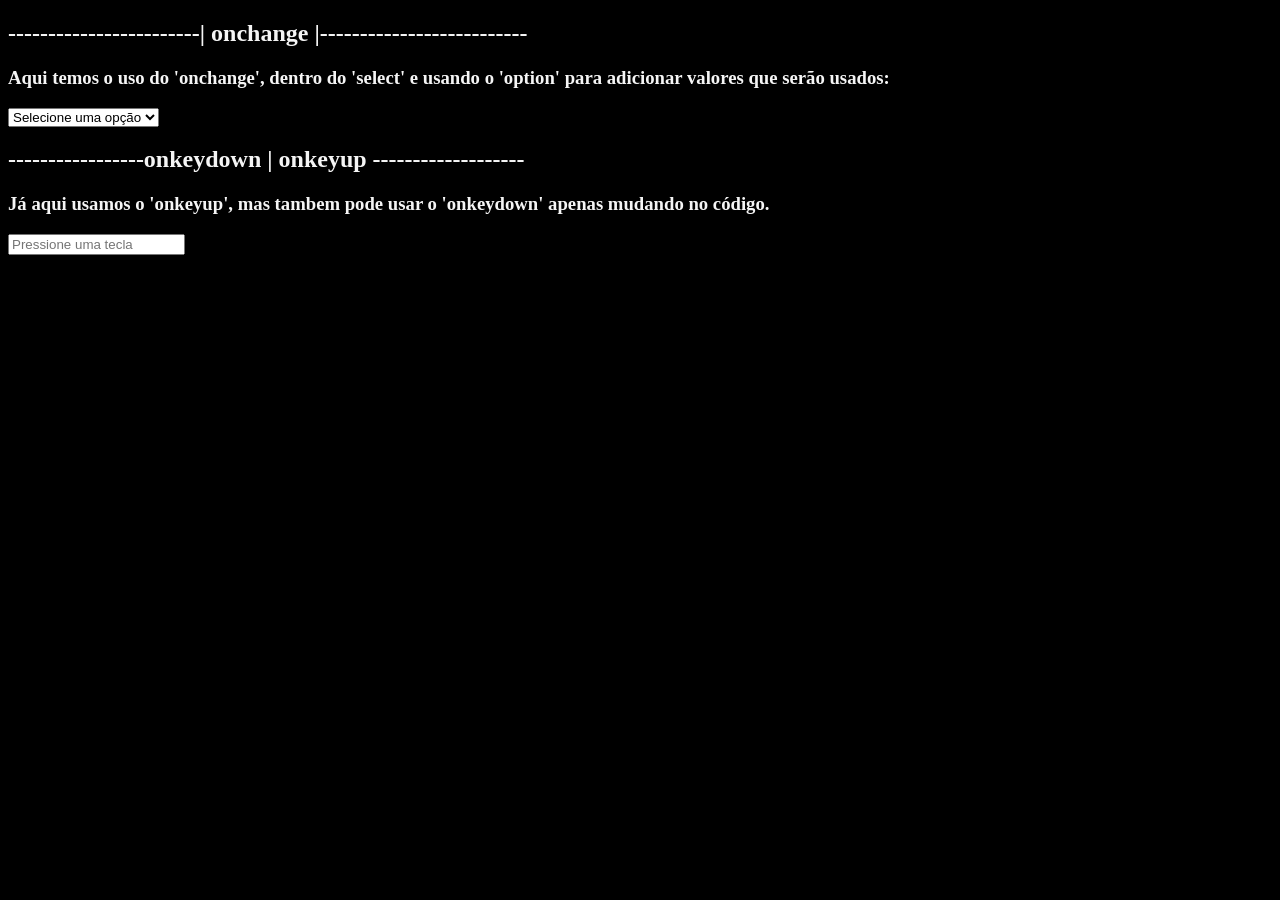
<file: Mobile/Aula6.html>
<!DOCTYPE html>
<html lang="pt-BR">

    <head>
        <meta charset="UTF-8">
        <title>Aula 6 - Manipulação de Eventos (Continuação)</title>
        <!-- <link rel="stylesheet" href="style-aula-6.css"> -->
    </head>

    <!-------------------------------onchange-------------------------------------->
    <body style="background-color: black;">

        <h2 style="color: whitesmoke;">------------------------| onchange |--------------------------</h2>

        <h3 style="color: whitesmoke;">Aqui temos o uso do 'onchange', dentro do 'select' e usando o 'option' para adicionar valores que serão usados: </h3>

        <select onchange="mostrarEscolha(this.value)">
            <option value="">Selecione uma opção</option>
            <option value="Morango">Morango</option>
            <option value="Uva">Uva</option>
            <option value="Laranja">Laranja</option>
            <option value="Abacate">Abacate</option>
        </select>

        <p id="resultado" style="color: white;"></p>

        <script>
            function mostrarEscolha(Frutas){
                document.getElementById("resultado").innerText =
                "Você escolheu: " + Frutas;
            }
        </script>

    <!-----------------------onkeydown | onkeyup ----------------------->
    
        <h2 style="color: whitesmoke;">-----------------onkeydown | onkeyup -------------------</h2>

        <h3 style="color: whitesmoke;">Já aqui usamos o 'onkeyup', mas tambem pode usar o 'onkeydown' apenas mudando no código. </h3>

        <input type="text" onkeyup="teclaP(event)" placeholder="Pressione uma tecla">

        <p style="color: white;" id="tecla"></p>

        <script>
            function teclaP(evento) {
                document.getElementById("tecla").innerText =
                "Tecla pressionada: " + evento.key;
            }
        </script>

    </body>
</html>
</file>
<file: Aulas/style.css>
/* Reset básico */
* {
  margin: 0;
  padding: 0;
  box-sizing: border-box;
  font-family: 'Segoe UI', Tahoma, Geneva, Verdana, sans-serif;
}

/* Fundo geral */
body {
  background: linear-gradient(135deg, #f7f1e3, #e6d8c3);
  color: #5b3a29;
  line-height: 1.5;
  padding: 20px 10px;
}

/* Centralização dos conteúdos */
center {
  display: block;
  margin: auto;
  max-width: 900px;
}

/* Header */
header h1 {
  font-family: 'Georgia', serif;
  font-weight: 700;
  font-size: 2.5rem;
  color: #7a4e2e;
  text-shadow: 1px 1px 3px rgba(122, 78, 46, 0.5);
  margin-bottom: 0.3rem;
}

header hr {
  border: none;
  height: 3px;
  width: 60%;
  background: #7a4e2e;
  border-radius: 10px;
  margin-bottom: 30px;
}

/* Imagem do perfil */
img {
  border-radius: 15px;
  border: 3px solid #cbb294;
  box-shadow: 3px 3px 15px rgba(122, 78, 46, 0.3);
  transition: transform 0.3s ease;
}

img:hover {
  transform: scale(1.05);
  box-shadow: 6px 6px 20px rgba(122, 78, 46, 0.5);
}

/* Observação abaixo da imagem */
p {
  font-size: 1.1rem;
  font-weight: 600;
  color: #6d4a2e;
  margin-top: 10px;
  margin-bottom: 30px;
}

/* Sections */
section {
  margin-bottom: 40px;
}

/* Caixas de texto (tables) */
table {
  border-radius: 15px;
  box-shadow: 2px 2px 12px rgba(0, 0, 0, 0.07);
  overflow: hidden;
}

table[bgcolor="#fff8f0"] {
  background-color: #fff8f0;
  padding: 20px;
}

table[bgcolor="#f5f5dc"] {
  background-color: #f5f5dc;
  padding: 15px;
}

h3 {
  font-weight: 500;
  font-size: 1.25rem;
  color: #6b4a30;
}

/* Títulos das seções */
h2 {
  font-family: 'Georgia', serif;
  font-size: 2rem;
  color: #7a4e2e;
  margin-bottom: 15px;
  text-shadow: 1px 1px 2px #d9c8b0;
}

/* Botão */
button {
  background: #7a4e2e;
  color: #fff;
  border: none;
  padding: 12px 30px;
  font-size: 1.1rem;
  border-radius: 30px;
  cursor: pointer;
  box-shadow: 0 4px 10px rgba(122, 78, 46, 0.4);
  transition: background 0.3s ease, transform 0.3s ease;
  font-weight: 600;
  letter-spacing: 1px;
}

button:hover {
  background: #a67249;
  transform: translateY(-3px);
  box-shadow: 0 6px 14px rgba(166, 114, 73, 0.6);
}

/* Link dentro do botão */
a {
  text-decoration: none;
}

/* Footer */
footer {
  margin-top: 50px;
}

footer hr {
  border: none;
  height: 2px;
  width: 50%;
  background: #7a4e2e;
  border-radius: 8px;
  margin-bottom: 10px;
}

footer p {
  font-size: 0.9rem;
  color: #7a7a7a;
  font-style: italic;
}
</file>
<file: Desafio/style-projeto.css>
.style-titulo {
    background: white;              /* Fundo branco para a caixa */
    padding: 20px 30px;             /* Espaçamento interno (vertical e horizontal) */
    border-radius: 10px;            /* Bordas arredondadas */
    box-shadow: 0px 4px 10px rgba(0,0,0,0.1); /* Sombra suave ao redor */
    width: 400px;                   /* Largura fixa da caixa */
    text-align: center;             /* Centraliza o texto dentro da caixa */
    
}

body {
    font-family: Arial, sans-serif; /* Define a fonte usada no site */
    background: whitesmoke;          /* Cor de fundo da página */
    color: #333;                    /* Cor do texto padrão */
    display: flex;                  /* Ativa o flexbox para alinhar */
    justify-content: center;        /* Centraliza horizontalmente */
    align-items: center;            /* Centraliza verticalmente */
    height: 100vh;                  /* Faz ocupar toda a altura da tela */
    margin: 0;                      /* Remove margens padrão do navegador */
}


#listaTarefas {
  list-style: none;               /* Remove as bolinhas da lista */
  padding: 0;                     /* Remove espaço interno padrão */
}

#listaTarefas li {
  background: #eee;               /* Fundo cinza claro das tarefas */
  margin: 5px 0;                  /* Espaço entre uma tarefa e outra */
  padding: 10px;                  /* Espaçamento interno de cada item */
  border-radius: 6px;             /* Bordas arredondadas nos itens */
  cursor: pointer;                /* Mostra a "mãozinha" ao passar o mouse */
  transition: background 0.3s;    /* Animação suave na troca de cor */
}

/* Efeito ao passar o mouse */
#listaTarefas li:hover {
  background: #ffb3b3;            /* Fica vermelho claro ao passar o mouse */
}

.style-limpar {
  background: #d9534f;   /* Vermelho */
  color: white;          /* Texto branco */
  border: none;          /* Sem borda */
  padding: 10px;         /* Espaçamento interno */
  margin-bottom: 15px;   /* Espaço abaixo do botão */
  width: 100%;           /* Ocupa toda a largura */
  border-radius: 6px;    /* Bordas arredondadas */
  cursor: pointer;       /* Mãozinha ao passar o mouse */
  transition: background 0.3s; /* Efeito suave na troca de cor */
}

.style-limpar:hover {
  background: #c9302c;   /* Vermelho mais escuro no hover */
}

#pesquisaInput {
  width: 100%;                 /* Faz a barra ocupar toda a largura disponível */
  padding: 10px;               /* Espaçamento interno */
  border: 1px solid #ccc;      /* Borda fina e cinza */
  border-radius: 6px;          /* Bordas arredondadas */
  outline: none;               /* Remove a borda azul padrão */
  height: 25px;                /* Mantém mesma altura do outro input */
}

/* Agrupa input, botão e pesquisa na mesma linha */
.task-bar {
  display: flex;       /* Coloca todos os elementos na mesma linha */
  gap: 10px;           /* Espaço entre input, botão e pesquisa */
  width: 100%;         /* Ocupa toda a largura disponível */
  margin-bottom: 15px; /* Espaço abaixo da barra */
  position: sticky;  /* mantém fixo */
  top: 0;            /* fixa no topo da tela */
  background: #f9f9f9; /* cor de fundo para não ficar transparente */
  padding: 10px 0;
  z-index: 10;       /* fica na frente dos outros elementos */
}
.task-bar input {
  flex: 1;                   /* Faz os inputs ocuparem o mesmo espaço */
  padding: 10px;             /* Espaçamento interno */
  border-radius: 6px;        /* Bordas arredondadas */
  border: 1px solid #ccc;    /* Borda fina e cinza */
  outline: none;             /* Remove o contorno azul padrão */
  height: 25px;              /* Mantém altura fixa */
}

.task-bar button {
  width: 35px;               /* Largura fixa do botão */
  height: 35px;              /* Mesma altura dos inputs */
  background: #4CAF50;       /* Fundo verde */
  color: white;              /* Texto branco */
  border: none;              /* Remove borda */
  border-radius: 6px;        /* Bordas arredondadas */
  cursor: pointer;           /* Mãozinha ao passar */
  transition: background 0.3s; /* Efeito suave */
 
  
}

.task-bar button:hover {
  background: #45a049;       /* Verde mais escuro no hover */
}

.task-bar #pesquisaInput { 
  flex: 1;                   /* Faz a pesquisa ocupar mais espaço que os outros */
  
}
</file>
<file: Mobile/style-aula-4.css>
p{
    color: brown
}

.cor-classe{
    color: red;
}

#cor-id{
    color: pink;
    background-color: grey;
}
</file>
